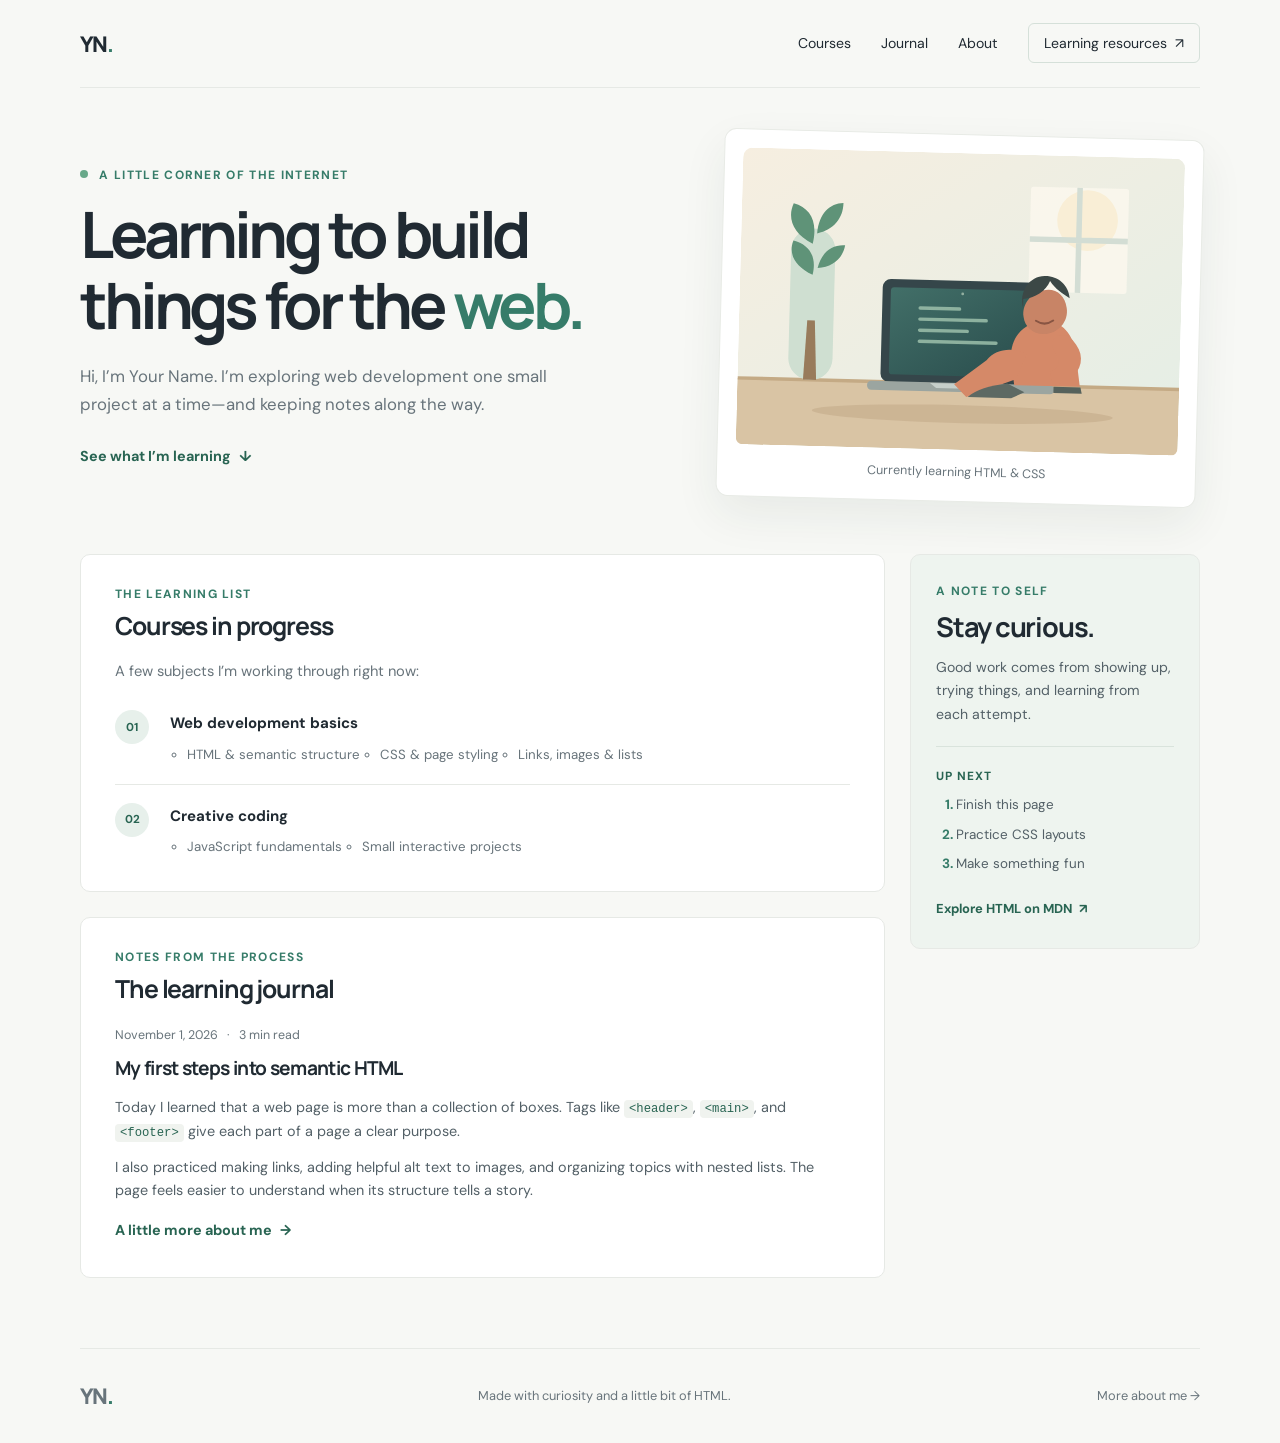
<file: index.html>
<!doctype html>
<html lang="en">
  <head>
    <meta charset="utf-8">
    <meta name="viewport" content="width=device-width, initial-scale=1">
    <meta name="description" content="A learning portfolio for Your Name, sharing courses, projects, and notes from the journey into web development.">
    <title>Your Name | Learning Portfolio</title>
    <link rel="stylesheet" href="styles.css">
  </head>
  <body>
    <header class="site-header">
      <a class="wordmark" href="index.html">YN<span>.</span></a>
      <nav aria-label="Main navigation">
        <ul class="nav-links">
          <li><a href="#courses">Courses</a></li>
          <li><a href="#journal">Journal</a></li>
          <li><a href="about.html">About</a></li>
          <li><a class="nav-cta" href="https://developer.mozilla.org/en-US/docs/Learn" target="_blank" rel="noopener noreferrer">Learning resources <span aria-hidden="true">↗</span></a></li>
        </ul>
      </nav>
    </header>

    <main>
      <section class="hero" aria-labelledby="intro-title">
        <div class="hero-copy">
          <p class="eyebrow"><span class="status-dot"></span> A little corner of the internet</p>
          <h1 id="intro-title">Learning to build<br>things for the <span>web.</span></h1>
          <p class="hero-description">Hi, I’m Your Name. I’m exploring web development one small project at a time—and keeping notes along the way.</p>
          <a class="text-link" href="#courses">See what I’m learning <span aria-hidden="true">↓</span></a>
        </div>
        <div class="hero-art">
          <img src="assets/profile-illustration.svg" alt="Illustration of a person working at a laptop beside a sunny window">
          <p class="image-note">Currently learning HTML &amp; CSS</p>
        </div>
      </section>

      <section class="content-grid" aria-label="Learning portfolio">
        <div class="primary-column">
          <section class="panel courses-panel" id="courses" aria-labelledby="courses-title">
            <div class="section-heading">
              <p class="eyebrow">The learning list</p>
              <h2 id="courses-title">Courses in progress</h2>
            </div>
            <p class="section-intro">A few subjects I’m working through right now:</p>
            <ul class="course-list">
              <li>
                <span class="course-number">01</span>
                <div>
                  <strong>Web development basics</strong>
                  <ul class="topic-list">
                    <li>HTML &amp; semantic structure</li>
                    <li>CSS &amp; page styling</li>
                    <li>Links, images &amp; lists</li>
                  </ul>
                </div>
              </li>
              <li>
                <span class="course-number">02</span>
                <div>
                  <strong>Creative coding</strong>
                  <ul class="topic-list">
                    <li>JavaScript fundamentals</li>
                    <li>Small interactive projects</li>
                  </ul>
                </div>
              </li>
            </ul>
          </section>

          <section class="panel journal-panel" id="journal" aria-labelledby="journal-title">
            <div class="section-heading">
              <p class="eyebrow">Notes from the process</p>
              <h2 id="journal-title">The learning journal</h2>
            </div>
            <article class="blog-post">
              <p class="post-meta"><time datetime="2026-11-01">November 1, 2026</time><span>·</span> 3 min read</p>
              <h3>My first steps into semantic HTML</h3>
              <p>Today I learned that a web page is more than a collection of boxes. Tags like <code>&lt;header&gt;</code>, <code>&lt;main&gt;</code>, and <code>&lt;footer&gt;</code> give each part of a page a clear purpose.</p>
              <p>I also practiced making links, adding helpful alt text to images, and organizing topics with nested lists. The page feels easier to understand when its structure tells a story.</p>
              <a class="text-link" href="about.html">A little more about me <span aria-hidden="true">→</span></a>
            </article>
          </section>
        </div>

        <aside class="sidebar" aria-labelledby="sidebar-title">
          <p class="eyebrow">A note to self</p>
          <h2 id="sidebar-title">Stay curious.</h2>
          <p>Good work comes from showing up, trying things, and learning from each attempt.</p>
          <div class="sidebar-divider"></div>
          <p class="sidebar-label">Up next</p>
          <ol class="next-steps">
            <li>Finish this page</li>
            <li>Practice CSS layouts</li>
            <li>Make something fun</li>
          </ol>
          <a class="sidebar-link" href="https://developer.mozilla.org/en-US/docs/Web/HTML" target="_blank" rel="noopener noreferrer">Explore HTML on MDN <span aria-hidden="true">↗</span></a>
        </aside>
      </section>
    </main>

    <footer class="site-footer">
      <a class="wordmark" href="index.html">YN<span>.</span></a>
      <p>Made with curiosity and a little bit of HTML.</p>
      <a href="about.html">More about me <span aria-hidden="true">→</span></a>
    </footer>
  </body>
</html>
</file>
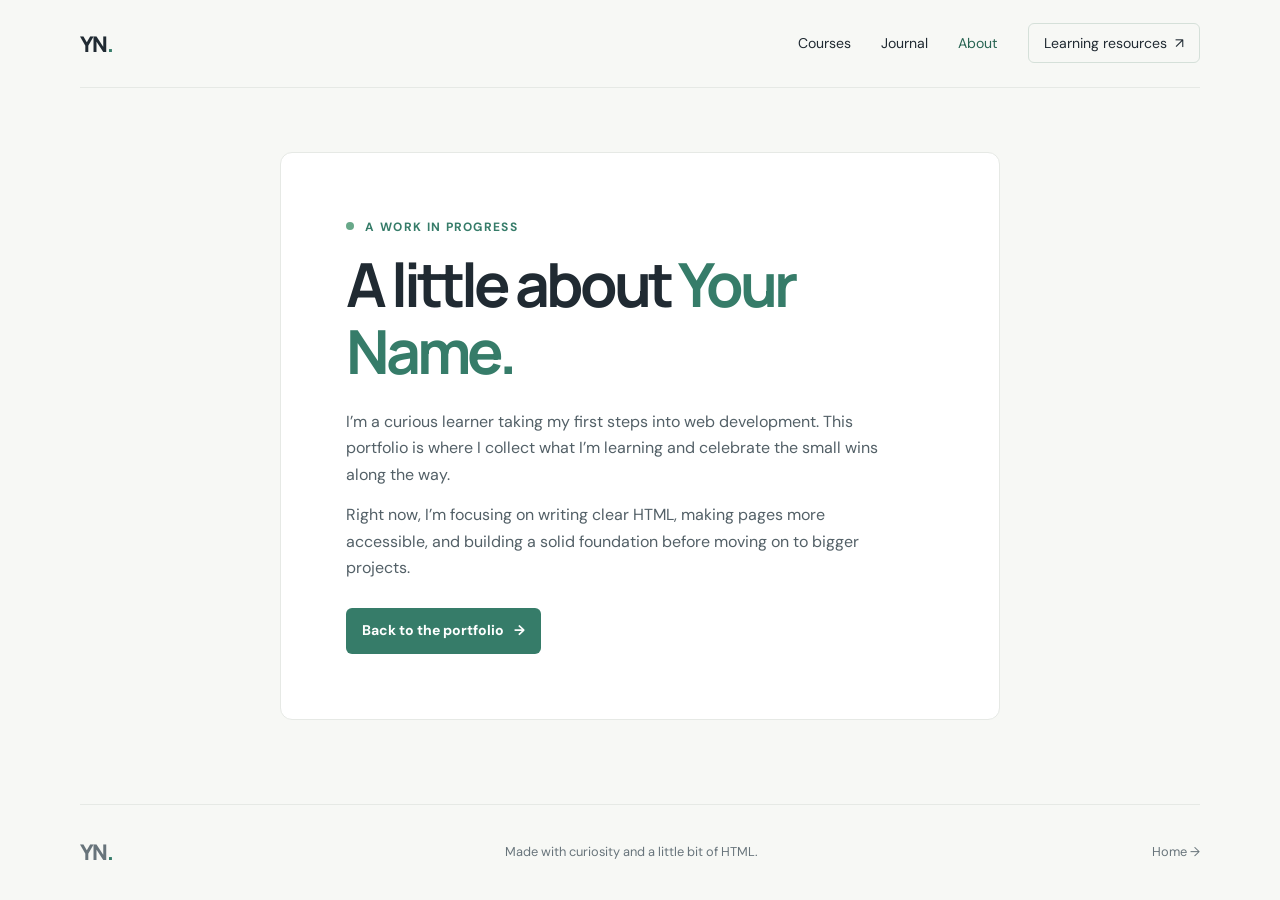
<file: about.html>
<!doctype html>
<html lang="en">
  <head>
    <meta charset="utf-8">
    <meta name="viewport" content="width=device-width, initial-scale=1">
    <meta name="description" content="Learn about Your Name and their journey learning web development.">
    <title>About | Your Name</title>
    <link rel="stylesheet" href="styles.css">
  </head>
  <body>
    <header class="site-header">
      <a class="wordmark" href="index.html">YN<span>.</span></a>
      <nav aria-label="Main navigation">
        <ul class="nav-links">
          <li><a href="index.html#courses">Courses</a></li>
          <li><a href="index.html#journal">Journal</a></li>
          <li><a class="current-page" href="about.html" aria-current="page">About</a></li>
          <li><a class="nav-cta" href="https://developer.mozilla.org/en-US/docs/Learn" target="_blank" rel="noopener noreferrer">Learning resources <span aria-hidden="true">↗</span></a></li>
        </ul>
      </nav>
    </header>

    <main class="about-main">
      <section class="about-card" aria-labelledby="about-title">
        <p class="eyebrow"><span class="status-dot"></span> A work in progress</p>
        <h1 id="about-title">A little about <span>Your Name.</span></h1>
        <article class="about-story">
          <p>I’m a curious learner taking my first steps into web development. This portfolio is where I collect what I’m learning and celebrate the small wins along the way.</p>
          <p>Right now, I’m focusing on writing clear HTML, making pages more accessible, and building a solid foundation before moving on to bigger projects.</p>
        </article>
        <a class="button-link" href="index.html">Back to the portfolio <span aria-hidden="true">→</span></a>
      </section>
    </main>

    <footer class="site-footer">
      <a class="wordmark" href="index.html">YN<span>.</span></a>
      <p>Made with curiosity and a little bit of HTML.</p>
      <a href="index.html">Home <span aria-hidden="true">→</span></a>
    </footer>
  </body>
</html>
</file>
<file: styles.css>
@import url("https://fonts.googleapis.com/css2?family=DM+Sans:wght@400;500;600;700&family=Manrope:wght@400;500;600;700;800&display=swap");

:root {
  color-scheme: light;
  --ink: #202a32;
  --muted: #68747b;
  --paper: #f7f8f5;
  --white: #ffffff;
  --green: #367c69;
  --green-dark: #286452;
  --green-pale: #e7f0eb;
  --line: #e6e9e5;
  --serif: "Manrope", "Trebuchet MS", sans-serif;
  --sans: "DM Sans", "Segoe UI", sans-serif;
}

* {
  box-sizing: border-box;
}

html {
  scroll-behavior: smooth;
}

body {
  margin: 0;
  background: var(--paper);
  color: var(--ink);
  font-family: var(--sans);
  line-height: 1.65;
}

a {
  color: inherit;
}

.site-header,
.site-footer {
  width: min(1120px, calc(100% - 64px));
  margin: 0 auto;
  display: flex;
  align-items: center;
  justify-content: space-between;
}

.site-header {
  min-height: 88px;
  border-bottom: 1px solid var(--line);
}

.wordmark {
  font-family: var(--serif);
  font-size: 1.35rem;
  font-weight: 800;
  letter-spacing: -0.08em;
  text-decoration: none;
}

.wordmark span,
.hero h1 span,
.about-card h1 span {
  color: var(--green);
}

.nav-links {
  display: flex;
  align-items: center;
  gap: 30px;
  margin: 0;
  padding: 0;
  list-style: none;
  font-size: 0.88rem;
}

.nav-links a,
.site-footer a:not(.wordmark) {
  text-decoration: none;
}

.nav-links a:hover,
.site-footer a:not(.wordmark):hover,
.current-page {
  color: var(--green-dark);
}

.nav-cta {
  padding: 10px 15px;
  border: 1px solid #d5e0d9;
  border-radius: 6px;
}

.nav-cta span,
.sidebar-link span {
  margin-left: 4px;
}

main {
  width: min(1120px, calc(100% - 64px));
  margin: 0 auto;
}

.hero {
  min-height: 460px;
  display: grid;
  grid-template-columns: 1.1fr 0.9fr;
  align-items: center;
  gap: 54px;
  padding: 46px 0 52px;
}

.eyebrow {
  margin: 0 0 13px;
  color: var(--green);
  font-size: 0.75rem;
  font-weight: 700;
  letter-spacing: 0.11em;
  text-transform: uppercase;
}

.status-dot {
  display: inline-block;
  width: 8px;
  height: 8px;
  margin-right: 7px;
  border-radius: 50%;
  background: #68a889;
  vertical-align: 1px;
}

.hero h1,
.about-card h1 {
  margin: 0;
  font-family: var(--serif);
  font-size: clamp(2.6rem, 5vw, 4.2rem);
  font-weight: 700;
  letter-spacing: -0.065em;
  line-height: 1.1;
}

.hero-description {
  max-width: 470px;
  margin: 23px 0 25px;
  color: var(--muted);
  font-size: 1.05rem;
}

.text-link {
  display: inline-block;
  color: var(--green-dark);
  font-size: 0.9rem;
  font-weight: 700;
  text-decoration: none;
}

.text-link span {
  margin-left: 5px;
}

.hero-art {
  position: relative;
  padding: 18px;
  border: 1px solid #e8ebe6;
  border-radius: 12px;
  background: var(--white);
  box-shadow: 0 18px 45px rgb(34 54 43 / 7%);
  transform: rotate(1.5deg);
}

.hero-art img {
  display: block;
  width: 100%;
  height: auto;
  border-radius: 7px;
}

.image-note {
  margin: 12px 0 1px;
  color: var(--muted);
  font-size: 0.78rem;
  text-align: center;
}

.content-grid {
  display: grid;
  grid-template-columns: minmax(0, 1fr) 290px;
  align-items: start;
  gap: 25px;
  padding-bottom: 70px;
}

.primary-column {
  display: grid;
  gap: 25px;
}

.panel,
.sidebar {
  border: 1px solid var(--line);
  border-radius: 10px;
  background: var(--white);
}

.panel {
  padding: 30px 34px;
}

.section-heading h2,
.sidebar h2 {
  margin: 0;
  font-family: var(--serif);
  font-size: 1.55rem;
  letter-spacing: -0.045em;
  line-height: 1.25;
}

.section-heading .eyebrow {
  margin-bottom: 5px;
}

.section-intro {
  margin: 18px 0 9px;
  color: var(--muted);
  font-size: 0.92rem;
}

.course-list {
  margin: 0;
  padding: 0;
  list-style: none;
}

.course-list > li {
  display: grid;
  grid-template-columns: 42px 1fr;
  gap: 13px;
  padding: 18px 0;
  border-bottom: 1px solid var(--line);
}

.course-list > li:last-child {
  padding-bottom: 3px;
  border-bottom: 0;
}

.course-number {
  display: grid;
  width: 34px;
  height: 34px;
  place-items: center;
  border-radius: 50%;
  background: var(--green-pale);
  color: var(--green-dark);
  font-size: 0.72rem;
  font-weight: 700;
}

.course-list strong {
  font-size: 0.94rem;
}

.topic-list {
  display: flex;
  flex-wrap: wrap;
  gap: 5px 20px;
  margin: 7px 0 0;
  padding-left: 17px;
  color: var(--muted);
  font-size: 0.83rem;
}

.journal-panel {
  padding-bottom: 33px;
}

.blog-post {
  margin-top: 21px;
}

.post-meta {
  display: flex;
  gap: 9px;
  margin: 0 0 8px;
  color: var(--muted);
  font-size: 0.78rem;
}

.blog-post h3 {
  margin: 0 0 11px;
  font-family: var(--serif);
  font-size: 1.2rem;
  letter-spacing: -0.035em;
}

.blog-post p:not(.post-meta) {
  margin: 0 0 12px;
  color: #536067;
  font-size: 0.9rem;
}

code {
  padding: 2px 5px;
  border-radius: 4px;
  background: #f0f3ef;
  color: var(--green-dark);
  font-size: 0.85em;
}

.blog-post .text-link {
  margin-top: 4px;
}

.sidebar {
  padding: 27px 25px;
  background: #eef4ef;
}

.sidebar .eyebrow {
  margin-bottom: 8px;
}

.sidebar h2 {
  font-size: 1.7rem;
}

.sidebar > p:not(.eyebrow, .sidebar-label) {
  margin: 12px 0 19px;
  color: #536067;
  font-size: 0.88rem;
}

.sidebar-divider {
  height: 1px;
  margin: 20px 0;
  background: #d9e3dc;
}

.sidebar-label {
  margin: 0 0 8px;
  color: var(--green-dark);
  font-size: 0.74rem;
  font-weight: 700;
  letter-spacing: 0.09em;
  text-transform: uppercase;
}

.next-steps {
  display: grid;
  gap: 7px;
  margin: 0 0 20px;
  padding-left: 20px;
  color: #536067;
  font-size: 0.84rem;
}

.next-steps li::marker {
  color: var(--green);
  font-weight: 700;
}

.sidebar-link {
  color: var(--green-dark);
  font-size: 0.81rem;
  font-weight: 700;
  text-decoration: none;
}

.site-footer {
  min-height: 95px;
  border-top: 1px solid var(--line);
  color: var(--muted);
  font-size: 0.8rem;
}

.site-footer p {
  margin: 0;
}

.about-main {
  min-height: calc(100vh - 184px);
  display: grid;
  place-items: center;
  padding-top: 45px;
  padding-bottom: 65px;
}

.about-card {
  width: min(720px, 100%);
  padding: clamp(30px, 7vw, 65px);
  border: 1px solid var(--line);
  border-radius: 12px;
  background: var(--white);
}

.about-card h1 {
  max-width: 570px;
  font-size: clamp(2.5rem, 6vw, 3.8rem);
}

.about-story {
  max-width: 560px;
  margin: 24px 0 27px;
  color: #536067;
}

.about-story p {
  margin: 0 0 14px;
}

.button-link {
  display: inline-block;
  padding: 11px 16px;
  border-radius: 6px;
  background: var(--green);
  color: var(--white);
  font-size: 0.88rem;
  font-weight: 700;
  text-decoration: none;
}

.button-link:hover {
  background: var(--green-dark);
}

.button-link span {
  margin-left: 7px;
}

:focus-visible {
  outline: 3px solid #83b99e;
  outline-offset: 4px;
}

@media (max-width: 760px) {
  .site-header,
  .site-footer,
  main {
    width: min(100% - 36px, 560px);
  }

  .site-header {
    min-height: 76px;
  }

  .nav-links {
    gap: 15px;
    font-size: 0.8rem;
  }

  .nav-links li:nth-child(2) {
    display: none;
  }

  .nav-cta {
    padding: 8px 10px;
  }

  .hero {
    grid-template-columns: 1fr;
    gap: 30px;
    padding: 52px 0 43px;
  }

  .hero-art {
    width: min(100%, 430px);
    justify-self: center;
  }

  .content-grid {
    grid-template-columns: 1fr;
    gap: 20px;
    padding-bottom: 45px;
  }

  .sidebar {
    order: -1;
  }

  .site-footer {
    min-height: 80px;
    gap: 12px;
  }

  .site-footer p {
    text-align: center;
  }
}

@media (max-width: 480px) {
  .site-header,
  .site-footer,
  main {
    width: calc(100% - 32px);
  }

  .nav-links {
    gap: 11px;
    font-size: 0.75rem;
  }

  .nav-links li:nth-child(1) {
    display: none;
  }

  .nav-cta {
    border: 0;
    padding: 5px 0;
  }

  .hero h1 {
    font-size: 2.7rem;
  }

  .panel {
    padding: 24px 20px;
  }

  .topic-list {
    display: block;
  }

  .site-footer {
    flex-wrap: wrap;
    justify-content: center;
    padding: 18px 0;
  }

  .site-footer p {
    order: 1;
    width: 100%;
  }
}
</file>
